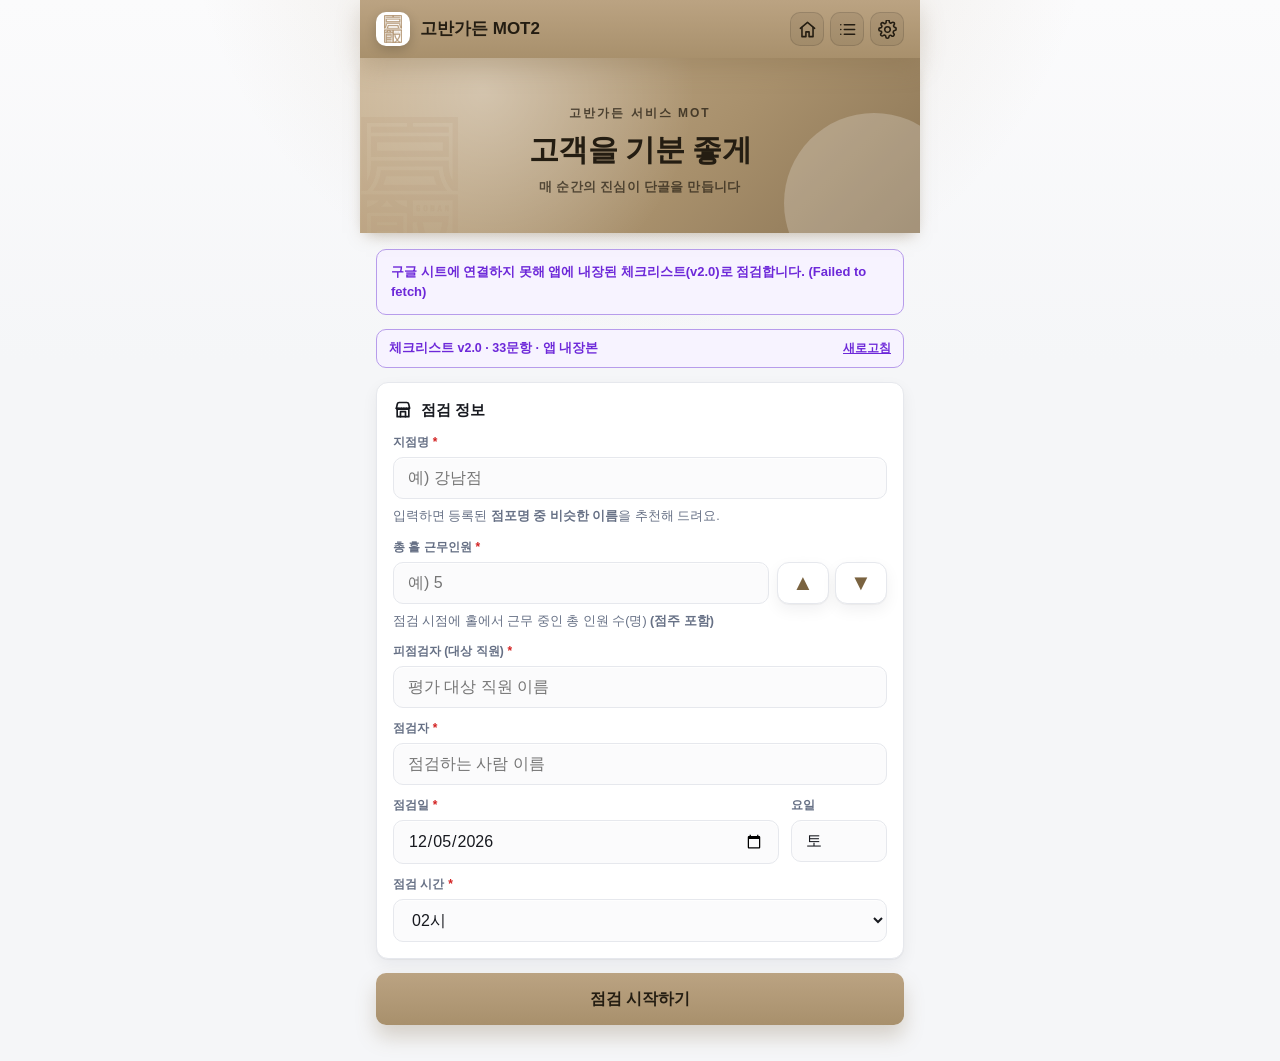
<file: index.html>
<!DOCTYPE html>
<html lang="ko">
<head>
<meta charset="UTF-8" />
<meta name="viewport" content="width=device-width, initial-scale=1.0, maximum-scale=1.0, user-scalable=no, viewport-fit=cover" />
<meta name="theme-color" content="#a8906c" />
<meta name="mobile-web-app-capable" content="yes" />
<meta name="apple-mobile-web-app-capable" content="yes" />
<meta name="apple-mobile-web-app-status-bar-style" content="default" />
<meta name="apple-mobile-web-app-title" content="고반가든 MOT2" />
<title>고반가든 MOT2</title>
<link rel="manifest" href="manifest.webmanifest" />
<link rel="icon" type="image/png" sizes="192x192" href="assets/app-icon-192.png" />
<link rel="apple-touch-icon" href="assets/apple-touch-icon.png" />
<!-- ?v= 는 브라우저 캐시를 갱신하기 위한 표시입니다.
     ⚠️ 코드를 고쳐 배포할 때마다 아래 모든 v 값을 새 버전으로 함께 바꿔 주세요.
        (바꾸지 않으면 직원 휴대폰이 예전 파일을 계속 쓸 수 있습니다) -->
<link rel="stylesheet" href="css/app.css?v=2.0.3" />
</head>
<body>

<svg aria-hidden="true" style="position:absolute;width:0;height:0;overflow:hidden">
  <symbol id="i-home" viewBox="0 0 24 24"><path d="M3 10.5 12 3l9 7.5"/><path d="M5 9.5V21h5v-6h4v6h5V9.5"/></symbol>
  <symbol id="i-list" viewBox="0 0 24 24"><path d="M8 6h13M8 12h13M8 18h13"/><path d="M3.5 6h.01M3.5 12h.01M3.5 18h.01"/></symbol>
  <symbol id="i-settings" viewBox="0 0 24 24"><path d="M12 15.5a3.5 3.5 0 1 0 0-7 3.5 3.5 0 0 0 0 7Z"/><path d="M19.4 15a1.8 1.8 0 0 0 .36 1.98l.05.05a2 2 0 1 1-2.83 2.83l-.05-.05a1.8 1.8 0 0 0-1.98-.36 1.8 1.8 0 0 0-1.09 1.65V21a2 2 0 1 1-4 0v-.1a1.8 1.8 0 0 0-1.09-1.65 1.8 1.8 0 0 0-1.98.36l-.05.05a2 2 0 1 1-2.83-2.83l.05-.05A1.8 1.8 0 0 0 4.6 15a1.8 1.8 0 0 0-1.65-1.09H3a2 2 0 1 1 0-4h.1A1.8 1.8 0 0 0 4.75 8.8a1.8 1.8 0 0 0-.36-1.98l-.05-.05a2 2 0 1 1 2.83-2.83l.05.05a1.8 1.8 0 0 0 1.98.36A1.8 1.8 0 0 0 10.3 2.7V2a2 2 0 1 1 4 0v.1a1.8 1.8 0 0 0 1.09 1.65 1.8 1.8 0 0 0 1.98-.36l.05-.05a2 2 0 1 1 2.83 2.83l-.05.05a1.8 1.8 0 0 0-.36 1.98c.3.66.93 1.1 1.65 1.1H21a2 2 0 1 1 0 4h-.1A1.8 1.8 0 0 0 19.4 15Z"/></symbol>
  <symbol id="i-store" viewBox="0 0 24 24"><path d="M4 10h16l-1.2-5.2A2.3 2.3 0 0 0 16.6 3H7.4a2.3 2.3 0 0 0-2.2 1.8L4 10Z"/><path d="M5 10v10h14V10"/><path d="M9 20v-6h6v6"/><path d="M4 10c.5 1.4 2.5 1.4 3 0 .5 1.4 2.5 1.4 3 0 .5 1.4 2.5 1.4 3 0 .5 1.4 2.5 1.4 3 0 .5 1.4 2.5 1.4 3 0"/></symbol>
  <symbol id="i-shield" viewBox="0 0 24 24"><path d="M12 3 5 6v5.5c0 4.2 2.8 7.8 7 9.5 4.2-1.7 7-5.3 7-9.5V6l-7-3Z"/><path d="m9.5 12 1.8 1.8 3.7-4"/></symbol>
  <symbol id="i-result" viewBox="0 0 24 24"><path d="M4 19V5"/><path d="M8 17V9"/><path d="M12 17V7"/><path d="M16 17v-5"/><path d="M20 17v-3"/><path d="M3 19h18"/></symbol>
  <symbol id="i-send" viewBox="0 0 24 24"><path d="m22 2-7 20-4-9-9-4 20-7Z"/><path d="M22 2 11 13"/></symbol>
  <symbol id="i-download" viewBox="0 0 24 24"><path d="M12 3v12"/><path d="m7 10 5 5 5-5"/><path d="M5 21h14"/></symbol>
  <symbol id="i-note" viewBox="0 0 24 24"><path d="M6 3h9l3 3v15H6V3Z"/><path d="M14 3v4h4"/><path d="M8.5 12h7M8.5 16h5"/></symbol>
  <symbol id="i-alert" viewBox="0 0 24 24"><path d="M12 3 2.8 20h18.4L12 3Z"/><path d="M12 9v5"/><path d="M12 17.5h.01"/></symbol>
  <symbol id="i-refresh" viewBox="0 0 24 24"><path d="M20 11.5A8 8 0 1 1 17.7 6"/><path d="M20 3.5v5h-5"/></symbol>
  <symbol id="i-people" viewBox="0 0 24 24"><path d="M16 20v-1.5a4 4 0 0 0-4-4H6a4 4 0 0 0-4 4V20"/><path d="M9 10.5a3.5 3.5 0 1 0 0-7 3.5 3.5 0 0 0 0 7Z"/><path d="M22 20v-1.5a4 4 0 0 0-3-3.87"/><path d="M16 3.6a4 4 0 0 1 0 7.75"/></symbol>
</svg>

<div class="app">
  <div class="appbar" id="appbar">
    <button class="back" id="backBtn">‹</button>
    <div class="bar-brand">
      <img class="bar-logo" src="assets/garden-seal.png" alt="고반가든" />
      <h1 id="barTitle">고반가든 MOT2</h1>
    </div>
    <div class="app-actions" aria-label="상단 메뉴">
      <button class="icon-btn" data-go="home" title="홈"><span class="icon"><svg><use href="#i-home"></use></svg></span></button>
      <button class="icon-btn" data-go="history" title="점검 이력"><span class="icon"><svg><use href="#i-list"></use></svg></span></button>
      <button class="icon-btn" data-go="settings" title="설정"><span class="icon"><svg><use href="#i-settings"></use></svg></span></button>
    </div>
  </div>

  <!-- ================= 홈 ================= -->
  <section class="screen active" id="screen-home">
    <div class="inapp-warn" id="inappWarn" style="display:none;">
      <span class="ttl">⚠️ 메신저 안에서 열렸어요</span>
      카카오톡 등 메신저 인앱 브라우저에서는 <b>앱 설치가 안 되고, 앱이 제대로 동작하지 않을 수 있어요.</b>
      아래 버튼으로 <b>기본 브라우저(Chrome·Safari)</b>에서 열어주세요.
      <button class="btn" id="openExternalBtn">기본 브라우저로 열기</button>
      <div class="inapp-warn-ios" id="inappWarnIos" style="display:none;">아이폰은 화면 <b>오른쪽 아래(또는 위) 메뉴 → 'Safari로 열기'</b>를 눌러도 돼요.</div>
    </div>
    <div class="hero">
      <span class="hero-eyebrow">고반가든 서비스 MOT</span>
      <h2 class="hero-title">고객을 기분 좋게</h2>
      <p class="hero-sub">매 순간의 진심이 단골을 만듭니다</p>
    </div>

    <div id="homeNotice"></div>
    <div id="editBanner"></div>
    <div class="cl-badge" id="clBadge">체크리스트 불러오는 중…</div>

    <div class="card">
      <h2 class="card-title"><span class="icon"><svg><use href="#i-store"></use></svg></span>점검 정보</h2>
      <label class="field"><span>지점명 <i class="req">*</i></span>
        <input type="text" id="f-store" placeholder="예) 강남점" autocomplete="off" />
        <div id="storeSuggest" class="store-suggest" style="display:none;"></div>
        <div class="hint">입력하면 등록된 <b>점포명 중 비슷한 이름</b>을 추천해 드려요.</div></label>
      <label class="field"><span>총 홀 근무인원 <i class="req">*</i></span>
        <div class="num-row">
          <input type="number" id="f-staff" class="no-spin" min="0" max="99" inputmode="numeric" placeholder="예) 5" autocomplete="off" />
          <div class="num-step">
            <button type="button" class="num-btn" id="staffUp" aria-label="1 증가">▲</button>
            <button type="button" class="num-btn" id="staffDown" aria-label="1 감소">▼</button>
          </div>
        </div>
        <div class="hint">점검 시점에 홀에서 근무 중인 총 인원 수(명) <b>(점주 포함)</b></div></label>
      <label class="field"><span>피점검자 (대상 직원) <i class="req">*</i></span>
        <input type="text" id="f-target" placeholder="평가 대상 직원 이름" autocomplete="off" /></label>
      <label class="field"><span>점검자 <i class="req">*</i></span>
        <input type="text" id="f-inspector" placeholder="점검하는 사람 이름" autocomplete="off" /></label>
      <div class="btn-row" style="gap:12px;">
        <label class="field" style="flex:1;"><span>점검일 <i class="req">*</i></span>
          <input type="date" id="f-date" /></label>
        <label class="field" style="flex:0 0 96px;"><span>요일</span>
          <input type="text" id="f-weekday" readonly /></label>
      </div>
      <label class="field" style="margin-bottom:0;"><span>점검 시간 <i class="req">*</i></span>
        <select id="f-time"></select></label>
    </div>

    <button class="btn" id="startBtn">점검 시작하기</button>
    <p class="hint" id="resumeHint" style="display:none; text-align:center;"></p>
  </section>

  <!-- ================= 점검 ================= -->
  <section class="screen" id="screen-check">
    <div class="check-sticky">
      <div class="progress-wrap">
        <div class="progress-bar"><i id="progFill"></i></div>
        <div class="progress-meta"><span id="progText">0 / 0 항목</span><span id="progStore"></span></div>
      </div>
      <div class="stagenav" id="stagenav"></div>
    </div>
    <div id="itemList"></div>
    <div class="check-summary" id="checkSummary"></div>
    <button class="btn" id="toRulesBtn"><span class="icon"><svg><use href="#i-shield"></use></svg></span>절대 금지 10계명 점검 →</button>
    <p class="hint" style="text-align:center;">
      점검할 수 없었던 항목은 <b>해당없음</b>으로 표시하세요.
      <b>상황발생시</b> 문항은 그 상황이 실제로 있었을 때만 <b>발생함</b>으로 바꿔 판정하면 됩니다.</p>
  </section>

  <!-- ================= 10계명 ================= -->
  <section class="screen" id="screen-rules">
    <div class="card" style="background:var(--bad-bg); border-color:var(--bad);">
      <h2 style="margin:0;">🚫 절대 금지 행동 10계명</h2>
      <p class="hint" style="margin-top:6px;" id="ruleIntro">발생한 항목만 켜세요. 세부사항을 반드시 기록해 주세요.</p>
    </div>
    <div id="ruleList"></div>
    <label id="rulesAckRow" style="display:flex; align-items:center; gap:10px; padding:14px; margin-top:4px; background:var(--card); border:1px solid var(--line); border-radius:12px; cursor:pointer; font-weight:700;">
      <input type="checkbox" id="rulesAck" style="width:20px; height:20px; flex:none;" />
      <span>위 <b>10계명</b>을 모두 확인했습니다.</span>
    </label>
    <div class="check-summary" id="ruleSummary"></div>
    <div class="btn-row" style="margin-top:8px;">
      <button class="btn ghost" id="backToCheck">← 체크리스트</button>
      <button class="btn" id="toResultBtn" disabled><span class="icon"><svg><use href="#i-result"></use></svg></span>결과 보기 →</button>
    </div>
  </section>

  <!-- ================= 결과 ================= -->
  <section class="screen" id="screen-result">
    <div class="card score-card">
      <div class="score-num" id="r-score">0<small> / 100</small></div>
      <div class="grade" id="r-grade">-</div>
      <p class="cap-note" id="r-capnote" style="display:none;"></p>
      <div class="stat-row">
        <div class="stat"><b id="r-ok" style="color:var(--ok)">0</b><span>○ 이행</span></div>
        <div class="stat"><b id="r-tri" style="color:var(--warn)">0</b><span>△ 미흡</span></div>
        <div class="stat"><b id="r-x" style="color:var(--bad)">0</b><span>✕ 불이행</span></div>
        <div class="stat"><b id="r-na" style="color:var(--sub)">0</b><span>해당없음</span></div>
      </div>
      <div class="calc-line" id="r-calc"></div>
      <div class="rate-box" id="r-rate"></div>
      <div id="r-recheck"></div>
    </div>

    <div class="card">
      <h2 class="card-title"><span class="icon"><svg><use href="#i-people"></use></svg></span>개인 · 매장공통</h2>
      <div class="split-row" id="r-split"></div>
      <p class="hint" style="margin-bottom:0;">매장공통 항목은 홀 전체가 함께 만드는 장면입니다. 점수가 낮으면 개인 교육보다 <b>매장 운영 방식</b>을 먼저 살펴보세요.</p>
    </div>

    <div class="card">
      <h2 class="card-title"><span class="icon"><svg><use href="#i-result"></use></svg></span>단계별 점수</h2>
      <div id="r-stages"></div>
      <div id="r-penalty"></div>
    </div>

    <div class="card" id="r-deduct-card" style="display:none;">
      <h2 class="card-title"><span class="icon"><svg><use href="#i-alert"></use></svg></span>점수가 깎인 항목</h2>
      <ul class="bd-list" id="r-deducts"></ul>
    </div>

    <div class="card">
      <h2 class="card-title"><span class="icon"><svg><use href="#i-note"></use></svg></span>종합 코멘트</h2>
      <textarea id="r-comment" rows="3" placeholder="점검 총평, 개선 요청 사항 등을 적어 주세요"></textarea>
    </div>

    <button class="btn" id="sendBtn"><span class="icon"><svg><use href="#i-send"></use></svg></span>구글 시트로 결과 전송</button>
    <p class="hint" id="sendHint" style="text-align:center;"></p>
    <div class="result-actions">
      <button class="btn secondary" id="csvBtn"><span class="icon"><svg><use href="#i-download"></use></svg></span>CSV 저장</button>
      <button class="btn secondary" id="finishBtn"><span class="icon"><svg><use href="#i-home"></use></svg></span>저장하고 처음으로</button>
    </div>
  </section>

  <!-- ================= 이력 ================= -->
  <section class="screen" id="screen-history">
    <button class="btn secondary" id="onlineHistBtn" style="margin-bottom:12px;">🌐 온라인 점검이력 확인 (구글 시트)</button>
    <div id="onlineHistList" style="display:none;">
      <input type="text" id="onlineSearch" placeholder="🔍 매장명 검색" autocomplete="off" style="margin-bottom:10px;" />
      <div id="onlineHistItems"></div>
    </div>
    <div id="histList"></div>
  </section>

  <!-- ================= 설정 ================= -->
  <section class="screen" id="screen-settings">
    <div class="card">
      <h2 class="card-title"><span class="icon"><svg><use href="#i-home"></use></svg></span>스마트폰·PC에 설치</h2>
      <p class="hint" style="margin-top:0;">이 점검 앱을 <b>스마트폰이나 PC에 설치</b>하면 일반 앱처럼 아이콘으로 바로 실행할 수 있습니다.</p>
      <button class="btn" id="installBtn" style="margin-top:12px;"><span class="icon"><svg><use href="#i-home"></use></svg></span>설치하기</button>
      <div class="hint safe-note">
        🔒 <b>안심하고 설치하세요.</b> 이 앱은 별도의 프로그램을 내려받는 것이 아니라, <b>웹페이지를 아이콘처럼 등록</b>하는 방식입니다.
        스마트폰·PC에 접근하거나 개인정보를 수집하지 않으며, 점검 기록은 <b>이 기기와 회사 구글 시트에만</b> 저장됩니다.
        언제든 아이콘을 삭제하면 완전히 제거됩니다.
      </div>
      <div class="hint shortcut-guide" id="shortcutGuide">
        ⚠️ <b>카카오톡·메신저로 받은 링크</b>는 먼저 <b>Chrome / Safari로 열기</b> 후 진행하세요. (메신저 인앱 브라우저는 설치가 제한됩니다)<br>
        <b>iPhone Safari</b>: 공유 버튼 → 홈 화면에 추가<br>
        <b>Android Chrome</b>: 오른쪽 위 메뉴 → 앱 설치<br>
        <b>PC Chrome·Edge</b>: 주소창 오른쪽 <b>설치 아이콘</b>(⊕) 클릭<br>
        브라우저가 자동 설치를 지원하면 위의 <b>설치하기</b> 버튼으로 바로 설치할 수 있습니다.
      </div>
    </div>
    <div class="card">
      <h2 class="card-title"><span class="icon"><svg><use href="#i-note"></use></svg></span>점검 화면</h2>
      <label class="switch-row">
        <input type="checkbox" id="s-critFold" />
        <span><b>판정 기준을 접어 두기</b><br>
          <span class="hint" style="margin:0;">끄면 문항마다 이행·미흡·불이행 기준이 항상 펼쳐진 채로 보입니다. (기본: 펼침)</span></span>
      </label>
    </div>
    <div class="card">
      <h2 class="card-title"><span class="icon"><svg><use href="#i-list"></use></svg></span>체크리스트</h2>
      <div class="cl-badge" id="clBadge2" style="margin-bottom:12px;">-</div>
      <button class="btn secondary btn-sm" id="reloadClBtn"><span class="icon"><svg><use href="#i-refresh"></use></svg></span>구글 시트에서 다시 불러오기</button>
      <p class="hint">문항·배점·판정 기준은 모두 구글 시트에서 관리합니다. 시트를 고친 뒤 이 버튼을 누르면 즉시 반영됩니다.</p>
      <p class="hint" id="clSheetLink"></p>
    </div>
    <div class="card">
      <h2 class="card-title"><span class="icon"><svg><use href="#i-settings"></use></svg></span>구글 시트 연동</h2>
      <label class="field"><span>Apps Script 배포 URL</span>
        <input type="text" id="s-url" placeholder="https://script.google.com/macros/s/.../exec" autocomplete="off" /></label>
      <div class="btn-row">
        <button class="btn secondary btn-sm" id="saveUrlBtn">저장</button>
        <button class="btn secondary btn-sm" id="testUrlBtn">연결 확인</button>
      </div>
      <p class="hint" id="urlHint">결과 시트 <b>MOT_고반가든_점검결과_V2</b>에 붙인 Apps Script의 배포 주소(.../exec)를 입력하세요.</p>
      <p class="hint" id="resultSheetLink"></p>
    </div>
    <div class="card">
      <h2 class="card-title"><span class="icon"><svg><use href="#i-home"></use></svg></span>앱 정보</h2>
      <p class="hint" style="margin-top:0;">버전 <b id="s-version">-</b> · <button class="crit-toggle" id="openChangelog" style="margin:0;">변경 이력 보기</button></p>
      <button class="btn secondary btn-sm" id="updateAppBtn" style="margin-top:8px;"><span class="icon"><svg><use href="#i-refresh"></use></svg></span>앱 최신 버전 받기</button>
      <p class="hint">화면이 예전 그대로이거나 이상하게 보일 때 누르세요. 앱을 새로 내려받아 다시 시작합니다.</p>
      <button class="btn secondary btn-sm" id="clearCacheBtn" style="margin-top:12px;">저장된 체크리스트 사본 지우기</button>
      <p class="hint">문제가 생겼을 때만 사용하세요. 다음 실행 시 구글 시트에서 새로 받아옵니다.</p>
    </div>
  </section>

  <!-- ================= 변경 이력 ================= -->
  <section class="screen" id="screen-changelog">
    <div id="changelogList"></div>
  </section>
</div>

<div class="toast" id="toast"></div>

<script src="js/config.js?v=2.0.3"></script>
<script src="js/checklist-seed.js?v=2.0.3"></script>
<script src="js/storage.js?v=2.0.3"></script>
<script src="js/api.js?v=2.0.3"></script>
<script src="js/scoring.js?v=2.0.3"></script>
<script src="js/checklist-loader.js?v=2.0.3"></script>
<script src="js/app.js?v=2.0.3"></script>
</body>
</html>
</file>
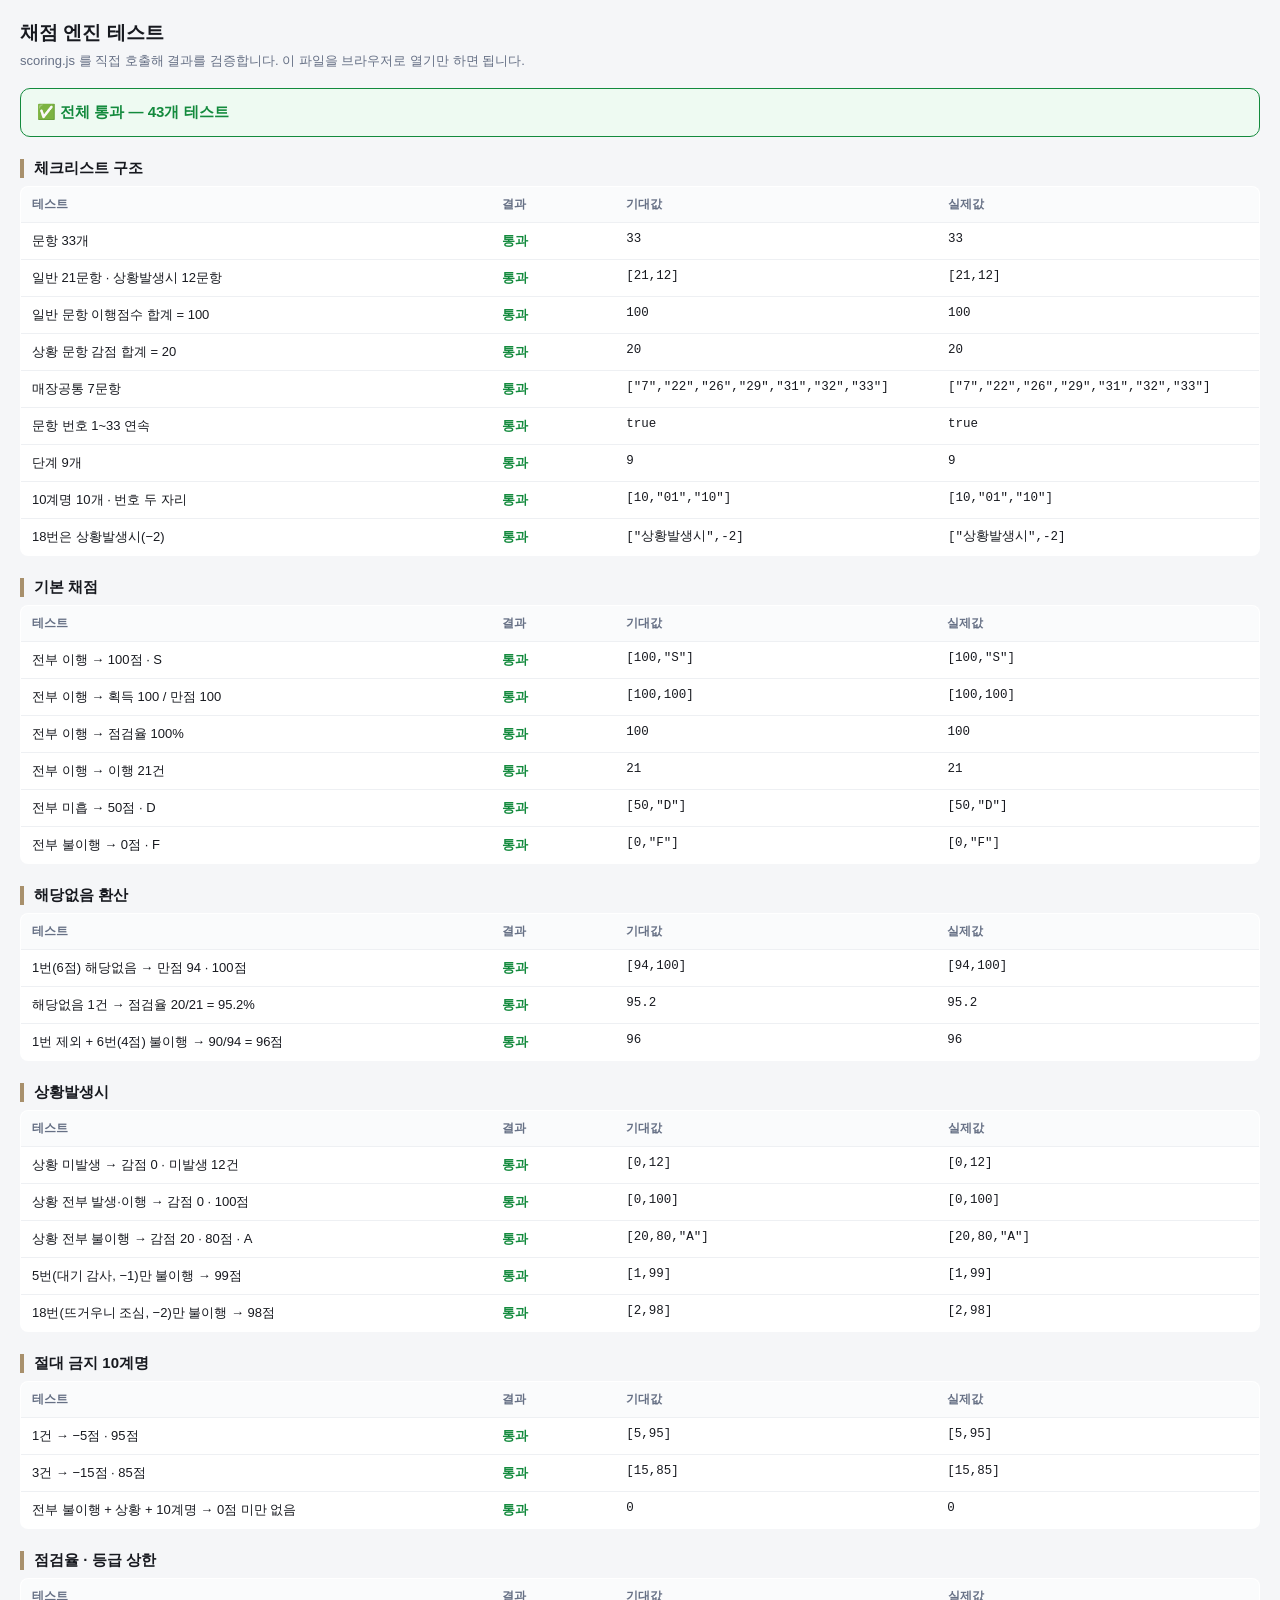
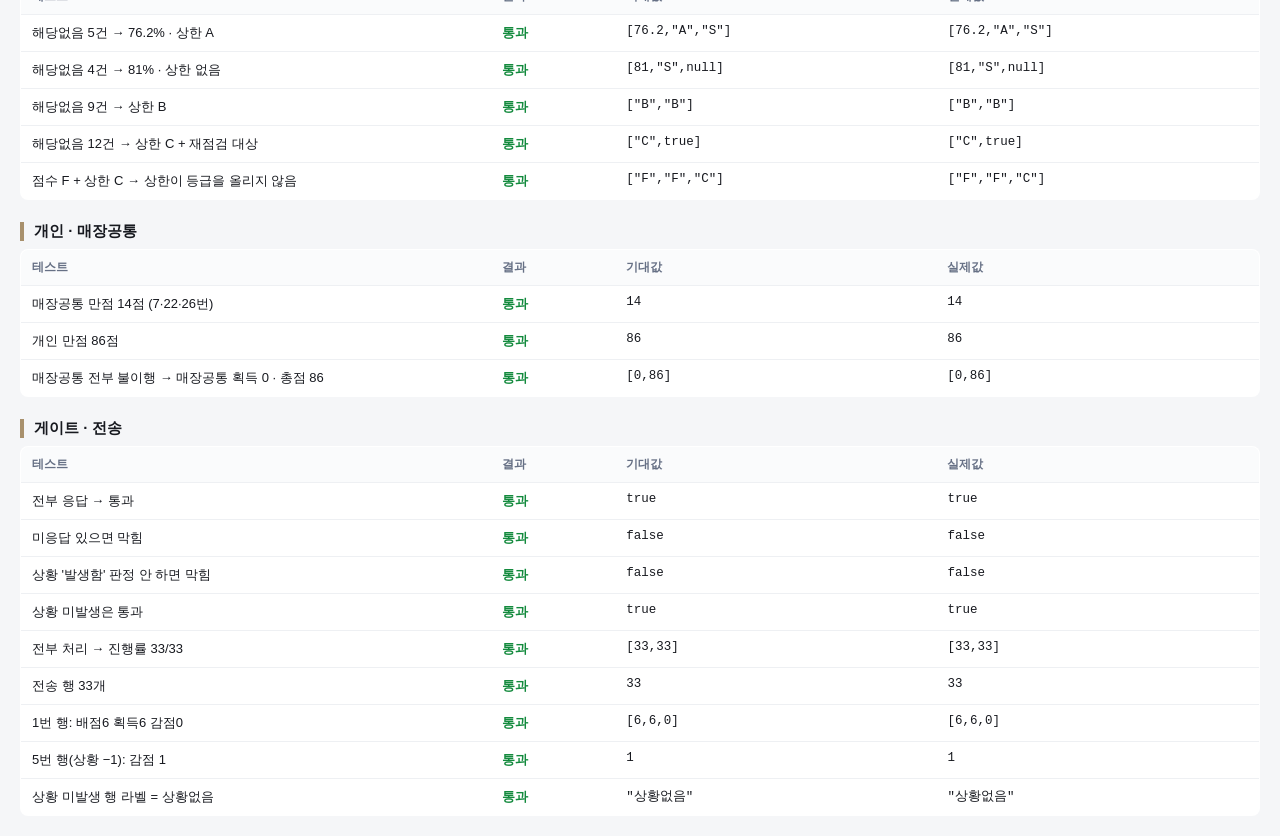
<file: test/scoring.test.html>
<!DOCTYPE html>
<html lang="ko">
<head>
<meta charset="UTF-8" />
<meta name="viewport" content="width=device-width, initial-scale=1" />
<title>채점 엔진 테스트 — 고반가든 MOT V2</title>
<style>
  body{font-family:-apple-system,"Malgun Gothic",sans-serif; margin:0; padding:20px; background:#f5f6f8; color:#17191f; font-size:14px;}
  h1{font-size:19px; margin:0 0 6px;} .sub{color:#667085; font-size:13px; margin:0 0 18px;}
  .sum{padding:14px 16px; border-radius:10px; font-weight:800; margin-bottom:16px; font-size:15px;}
  .sum.pass{background:#eefaf2; color:#138a3d; border:1px solid #138a3d;}
  .sum.fail{background:#fff0f0; color:#d32222; border:1px solid #d32222;}
  h2{font-size:15px; margin:22px 0 8px; padding-left:10px; border-left:4px solid #a8906c;}
  table{border-collapse:collapse; width:100%; background:#fff; border:1px solid #e6e8ed; border-radius:8px; overflow:hidden;}
  th,td{padding:9px 11px; text-align:left; border-bottom:1px solid #eef0f3; font-size:13px; vertical-align:top;}
  th{background:#fafbfc; font-size:12px; color:#667085;}
  tr:last-child td{border-bottom:none;}
  .ok{color:#138a3d; font-weight:800;} .ng{color:#d32222; font-weight:800;}
  td.exp,td.got{font-family:ui-monospace,Consolas,monospace; font-size:12.5px;}
  tr.bad{background:#fff7f7;}
</style>
</head>
<body>
<h1>채점 엔진 테스트</h1>
<p class="sub">scoring.js 를 직접 호출해 결과를 검증합니다. 이 파일을 브라우저로 열기만 하면 됩니다.</p>
<div class="sum" id="sum">실행 중…</div>
<div id="out"></div>

<script src="../js/config.js"></script>
<script src="../js/checklist-seed.js"></script>
<script src="../js/scoring.js"></script>
<script>
var CL = MOT.seed, S = MOT.scoring, CFG = MOT.config;
var groups = [], cur = null;
function group(t){ cur = {title:t, rows:[]}; groups.push(cur); }
function check(name, expected, actual){
  var exp = JSON.stringify(expected), got = JSON.stringify(actual);
  cur.rows.push({ name:name, pass: exp === got, exp:exp, got:got });
}
function answersAll(value){
  var a = {};
  CL.items.forEach(function(it){ if (!S.isSituational(it)) a[it.no] = { value:value }; });
  return a;
}
function situAll(value){
  var a = {};
  CL.items.forEach(function(it){ if (S.isSituational(it)) a[it.no] = { occurred:true, value:value }; });
  return a;
}
function merge(){
  var out = {};
  for (var i=0;i<arguments.length;i++) for (var k in arguments[i]) out[k] = arguments[i][k];
  return out;
}
function naCount(n){
  var a = answersAll("O"), c = 0;
  CL.items.forEach(function(it){ if (!S.isSituational(it) && c < n){ a[it.no] = { value:"N" }; c++; } });
  return a;
}
function run(answers, ruleState){ return S.compute(CL, answers, ruleState || {}, CFG); }

/* ---------- 체크리스트 구조 ---------- */
group("체크리스트 구조");
var normals = CL.items.filter(function(i){ return !S.isSituational(i); });
var situs   = CL.items.filter(S.isSituational);
check("문항 33개", 33, CL.items.length);
check("일반 21문항 · 상황발생시 12문항", [21, 12], [normals.length, situs.length]);
check("일반 문항 이행점수 합계 = 100", 100, normals.reduce(function(s,i){ return s+i.scoreO; }, 0));
check("상황 문항 감점 합계 = 20", 20, situs.reduce(function(s,i){ return s+Math.abs(i.scoreX); }, 0));
check("매장공통 7문항", ["7","22","26","29","31","32","33"],
      CL.items.filter(function(i){ return i.who === "매장공통"; }).map(function(i){ return i.no; }));
check("문항 번호 1~33 연속", true,
      CL.items.every(function(it, idx){ return it.no === String(idx+1); }));
check("단계 9개", 9, CL.stages.length);
check("10계명 10개 · 번호 두 자리", [10, "01", "10"],
      [CL.rules.length, CL.rules[0].no, CL.rules[9].no]);
check("18번은 상황발생시(−2)", ["상황발생시", -2],
      (function(){ var i = CL.items.find(function(x){return x.no==="18";}); return [i.kind, i.scoreX]; })());

/* ---------- 기본 채점 ---------- */
group("기본 채점");
var rAllOk = run(answersAll("O"));
check("전부 이행 → 100점 · S", [100,"S"], [rAllOk.score, rAllOk.grade]);
check("전부 이행 → 획득 100 / 만점 100", [100,100], [rAllOk.normalGot, rAllOk.normalMax]);
check("전부 이행 → 점검율 100%", 100, Math.round(rAllOk.inspectRate));
check("전부 이행 → 이행 21건", 21, rAllOk.ok);
check("전부 미흡 → 50점 · D", [50,"D"], (function(){ var r=run(answersAll("T")); return [r.score,r.grade]; })());
check("전부 불이행 → 0점 · F", [0,"F"], (function(){ var r=run(answersAll("X")); return [r.score,r.grade]; })());

/* ---------- 해당없음 환산 ---------- */
group("해당없음 환산");
var na1 = answersAll("O"); na1["1"] = { value:"N" };
var rNa = run(na1);
check("1번(6점) 해당없음 → 만점 94 · 100점", [94,100], [rNa.normalMax, rNa.score]);
check("해당없음 1건 → 점검율 20/21 = 95.2%", 95.2, Math.round(rNa.inspectRate*10)/10);
var naMix = answersAll("O"); naMix["1"] = { value:"N" }; naMix["6"] = { value:"X" };
check("1번 제외 + 6번(4점) 불이행 → 90/94 = 96점", 96, run(naMix).score);

/* ---------- 상황발생시 ---------- */
group("상황발생시");
check("상황 미발생 → 감점 0 · 미발생 12건", [0,12],
      (function(){ var r=run(answersAll("O")); return [r.situPenalty, r.situNotOccurred]; })());
check("상황 전부 발생·이행 → 감점 0 · 100점", [0,100],
      (function(){ var r=run(merge(answersAll("O"), situAll("O"))); return [r.situPenalty, r.score]; })());
check("상황 전부 불이행 → 감점 20 · 80점 · A", [20,80,"A"],
      (function(){ var r=run(merge(answersAll("O"), situAll("X"))); return [r.situPenalty, r.score, r.grade]; })());
var one = merge(answersAll("O"), {}); one["5"] = { occurred:true, value:"X" };
check("5번(대기 감사, −1)만 불이행 → 99점", [1,99],
      (function(){ var r=run(one); return [r.situPenalty, r.score]; })());
var two = merge(answersAll("O"), {}); two["18"] = { occurred:true, value:"X" };
check("18번(뜨거우니 조심, −2)만 불이행 → 98점", [2,98],
      (function(){ var r=run(two); return [r.situPenalty, r.score]; })());

/* ---------- 10계명 ---------- */
group("절대 금지 10계명");
check("1건 → −5점 · 95점", [5,95],
      (function(){ var r=run(answersAll("O"), {"01":{occurred:true}}); return [r.rulePenalty, r.score]; })());
check("3건 → −15점 · 85점", [15,85],
      (function(){ var r=run(answersAll("O"), {"01":{occurred:true},"07":{occurred:true},"10":{occurred:true}});
                   return [r.rulePenalty, r.score]; })());
check("전부 불이행 + 상황 + 10계명 → 0점 미만 없음", 0,
      run(merge(answersAll("X"), situAll("X")), {"01":{occurred:true},"02":{occurred:true}}).score);

/* ---------- 점검율 · 등급 상한 (분모 21) ---------- */
group("점검율 · 등급 상한");
check("해당없음 5건 → 76.2% · 상한 A", [76.2,"A","S"],
      (function(){ var r=run(naCount(5)); return [Math.round(r.inspectRate*10)/10, r.grade, r.gradeBeforeCap]; })());
check("해당없음 4건 → 81% · 상한 없음", [81,"S",null],
      (function(){ var r=run(naCount(4)); return [Math.round(r.inspectRate*10)/10, r.grade, r.gradeCap]; })());
check("해당없음 9건 → 상한 B", ["B","B"],
      (function(){ var r=run(naCount(9)); return [r.grade, r.gradeCap]; })());
check("해당없음 12건 → 상한 C + 재점검 대상", ["C",true],
      (function(){ var r=run(naCount(12)); return [r.grade, r.needsRecheck]; })());
var lowCapped = naCount(12);
CL.items.forEach(function(it){ if (!S.isSituational(it) && lowCapped[it.no].value !== "N") lowCapped[it.no] = { value:"X" }; });
check("점수 F + 상한 C → 상한이 등급을 올리지 않음", ["F","F","C"],
      (function(){ var r=run(lowCapped); return [r.grade, r.gradeBeforeCap, r.gradeCap]; })());

/* ---------- 개인 · 매장공통 ---------- */
group("개인 · 매장공통");
check("매장공통 만점 14점 (7·22·26번)", 14, rAllOk.commonMax);
check("개인 만점 86점", 86, rAllOk.personalMax);
var common0 = answersAll("O"); ["7","22","26"].forEach(function(n){ common0[n] = { value:"X" }; });
check("매장공통 전부 불이행 → 매장공통 획득 0 · 총점 86", [0,86],
      (function(){ var r=run(common0); return [r.commonGot, r.score]; })());

/* ---------- 게이트 · 전송 행 ---------- */
group("게이트 · 전송");
check("전부 응답 → 통과", true, S.validate(CL, answersAll("O")).ok);
check("미응답 있으면 막힘", false, S.validate(CL, {"1":{value:"O"}}).ok);
check("상황 '발생함' 판정 안 하면 막힘", false,
      S.validate(CL, merge(answersAll("O"), {"4":{occurred:true}})).ok);
check("상황 미발생은 통과", true, S.validate(CL, answersAll("O")).ok);
check("전부 처리 → 진행률 33/33", [33,33],
      (function(){ var p = S.progress(CL, answersAll("O")); return [p.done,p.total]; })());
var rows = S.itemRows(CL, merge(answersAll("O"), situAll("X")));
check("전송 행 33개", 33, rows.length);
check("1번 행: 배점6 획득6 감점0", [6,6,0],
      (function(){ var r = rows.find(function(x){return x.no==="1";}); return [r.max,r.got,r.penalty]; })());
check("5번 행(상황 −1): 감점 1", 1, rows.find(function(x){ return x.no==="5"; }).penalty);
check("상황 미발생 행 라벨 = 상황없음", "상황없음",
      S.itemRows(CL, answersAll("O")).find(function(x){ return x.no==="4"; }).label);

/* ---------- 출력 ---------- */
var all = groups.reduce(function(a,g){ return a.concat(g.rows); }, []);
var pass = all.filter(function(r){ return r.pass; }).length;
var sum = document.getElementById("sum");
sum.className = "sum " + (pass === all.length ? "pass" : "fail");
sum.textContent = pass === all.length
  ? "✅ 전체 통과 — " + all.length + "개 테스트"
  : "❌ 실패 " + (all.length - pass) + "건 / 전체 " + all.length + "개";
document.getElementById("out").innerHTML = groups.map(function(g){
  return '<h2>'+g.title+'</h2><table><thead><tr><th style="width:38%">테스트</th><th style="width:10%">결과</th><th>기대값</th><th>실제값</th></tr></thead><tbody>'
    + g.rows.map(function(r){
        return '<tr class="'+(r.pass?"":"bad")+'"><td>'+r.name+'</td>'
          + '<td class="'+(r.pass?"ok":"ng")+'">'+(r.pass?"통과":"실패")+'</td>'
          + '<td class="exp">'+r.exp+'</td><td class="got">'+r.got+'</td></tr>';
      }).join("") + '</tbody></table>';
}).join("");
</script>
</body>
</html>
</file>
<file: css/app.css>
/* ============================================================
   고반가든 MOT 점검 V2 — 스타일

   [색 사용 규칙]
   · 노란 브랜드 배경 위의 글씨는 항상 var(--on-brand) — 진한 갈색
   · 흰 배경 위에서 브랜드색으로 강조할 때는 var(--brand-ink) — 진한 노랑
     (브랜드 베이지를 흰 바탕에 글자색으로 쓰면 대비가 부족해 읽히지 않습니다)
   · 상황발생시는 보라 축 — 브랜드 베이지와 헷갈리지 않게 분리했습니다
   ============================================================ */

:root{
  --bg:#f5f6f8; --card:#ffffff; --ink:#17191f; --sub:#667085; --line:#e6e8ed;
  --brand:#a8906c; --brand-d:#8a7454; --brand-soft:#f3ece0; --on-brand:#241d12; --brand-ink:#7a6340;
  --ok:#138a3d; --ok-bg:#eefaf2; --warn:#c46a00; --warn-bg:#fff6e7; --bad:#d32222; --bad-bg:#fff0f0;
  --gold:#b7791f; --gold-bg:#fff8e6; --nav:#fdfdfd;
  --situ:#6d28d9; --situ-bg:#f7f3ff; --situ-line:#b79ceb;      /* 상황발생시 (보라) */
  --common:#1d63b0; --common-bg:#eaf2fd;                        /* 매장공통 */
  --shadow:0 12px 30px rgba(20,24,32,.08),0 1px 2px rgba(20,24,32,.05);
  --shadow-sm:0 6px 16px rgba(20,24,32,.06),0 1px 1px rgba(20,24,32,.04);
  --radius:12px; --radius-sm:8px;
}
@media (prefers-color-scheme: dark){
  :root{ --bg:#14161b; --card:#20242c; --ink:#f3f4f6; --sub:#a5adba; --line:#343944;
    --brand:#c9ae86; --brand-d:#a98f68; --brand-soft:#332b22; --on-brand:#1a150f; --brand-ink:#d9c19c;
    --ok:#55d782; --ok-bg:#173423; --warn:#f5b642; --warn-bg:#392a13; --bad:#ff7474; --bad-bg:#3c1b1b;
    --gold:#f0c35c; --gold-bg:#352b13; --nav:#1b1e25;
    --situ:#c4b5fd; --situ-bg:#241b3d; --situ-line:#5b4a8a;
    --common:#7fb2f0; --common-bg:#182a41; }
}

*{box-sizing:border-box; -webkit-tap-highlight-color:transparent;}
html,body{margin:0;padding:0;}
body{
  font-family:-apple-system,BlinkMacSystemFont,"Apple SD Gothic Neo","Malgun Gothic","맑은 고딕",Roboto,"Noto Sans KR",sans-serif;
  background:
    radial-gradient(circle at 50% -12%, rgba(168,144,108,.22), transparent 34%),
    linear-gradient(180deg,#fbfbfc 0%,var(--bg) 34%,var(--bg) 100%);
  color:var(--ink); line-height:1.5; -webkit-font-smoothing:antialiased; font-size:16px;
  padding-bottom:env(safe-area-inset-bottom);
  /* 한글은 어절 단위로 줄바꿈 — 낱글자가 쪼개지지 않게 */
  word-break:keep-all; overflow-wrap:break-word;
}
.app{max-width:560px; margin:0 auto; min-height:100vh; position:relative;
  background:linear-gradient(180deg,rgba(255,255,255,.55),rgba(255,255,255,0) 260px);}

/* ---------- 상단바 ---------- */
.appbar{
  position:sticky; top:0; z-index:50; color:var(--on-brand);
  padding:calc(env(safe-area-inset-top) + 12px) 16px 12px; display:flex; align-items:center; gap:10px;
  background:linear-gradient(180deg,#bba382,var(--brand)); box-shadow:0 10px 24px rgba(122,99,64,.26);
}
/* 홈 화면에서는 자리까지 비워 제목이 잘리지 않게 합니다 (visibility 대신 display) */
.appbar .back{width:32px; height:32px; font-size:26px; background:rgba(0,0,0,.06); border:1px solid rgba(0,0,0,.12);
  border-radius:9px; color:var(--on-brand); padding:0; cursor:pointer; line-height:1; display:none;}
.appbar.has-back .back{display:block;}
.bar-brand{display:flex; align-items:center; gap:10px; min-width:0; flex:1;}
.bar-logo{width:34px; height:34px; border-radius:10px; background:#fff; padding:3px; object-fit:contain; box-shadow:0 4px 12px rgba(0,0,0,.18);}
.appbar h1{font-size:17px; font-weight:800; margin:0; flex:1; overflow:hidden; text-overflow:ellipsis; white-space:nowrap;}
.app-actions{display:flex; align-items:center; gap:6px; flex:0 0 auto;}
.icon-btn{width:34px; height:34px; display:inline-flex; align-items:center; justify-content:center; color:var(--on-brand);
  background:rgba(0,0,0,.06); border:1px solid rgba(0,0,0,.12); border-radius:10px; cursor:pointer; padding:0; font-family:inherit;}
.icon-btn .icon{width:19px; height:19px;}
.icon-btn:active{transform:scale(.96);}

.screen{display:none; padding:16px 16px 36px; animation:fade .18s ease;}
.screen.active{display:block;}
@keyframes fade{from{opacity:0; transform:translateY(4px);} to{opacity:1; transform:none;}}

/* ---------- 공통 요소 ---------- */
.card{background:var(--card); border:1px solid var(--line); border-radius:var(--radius); padding:16px; margin-bottom:14px; box-shadow:var(--shadow-sm);}
.card h2{font-size:15px; margin:0 0 12px;}
.card-title{display:flex; align-items:center; gap:8px;}
.icon{display:inline-flex; width:20px; height:20px; align-items:center; justify-content:center; color:currentColor; flex:0 0 auto;}
.icon svg{display:block; width:100%; height:100%; stroke:currentColor; fill:none; stroke-width:2; stroke-linecap:round; stroke-linejoin:round;}

/* 히어로 — 사진 대신 브랜드 노랑 그라데이션 + 김치옥 마크 워터마크 */
.hero{position:relative; overflow:hidden; margin:-16px -16px 16px; padding:42px 22px 36px; text-align:center; color:var(--on-brand);
  background:
    radial-gradient(circle at 22% 18%, rgba(255,255,255,.34), transparent 46%),
    linear-gradient(135deg,#c9b291 0%, var(--brand) 60%, #8a7454 100%);
  box-shadow:0 6px 16px -6px rgba(122,99,64,.5);}
.hero::before{content:""; position:absolute; left:-26px; bottom:-34px; width:150px; height:150px;
  background:url("../assets/garden-seal.png") center/contain no-repeat; opacity:.16; pointer-events:none;}
.hero::after{content:""; position:absolute; right:-44px; bottom:-60px; width:180px; height:180px; border-radius:50%; background:rgba(255,255,255,.22);}
.hero-eyebrow{position:relative; display:inline-block; font-size:12px; font-weight:800; letter-spacing:2px; opacity:.75; margin:0 0 10px;}
.hero-title{position:relative; margin:0; font-size:30px; font-weight:900; letter-spacing:-.5px; line-height:1.2;}
.hero-sub{position:relative; margin:10px 0 0; font-size:12.5px; opacity:.7; letter-spacing:.3px; font-weight:600;}

label.field{display:block; margin-bottom:11px;}
label.field:last-child{margin-bottom:0;}
.field > span{display:block; font-size:12px; color:var(--sub); margin-bottom:6px; font-weight:800;}
input[type=text], input[type=date], input[type=number], textarea, select{
  width:100%; padding:11px 14px; border:1px solid var(--line); border-radius:10px;
  background:#fbfbfc; color:var(--ink); font-size:16px; font-family:inherit; box-shadow:inset 0 1px 0 rgba(255,255,255,.7);}
textarea{resize:vertical; min-height:60px;}
input:focus,textarea:focus,select:focus{outline:2px solid rgba(168,144,108,.40); border-color:var(--brand); background:#fff;}
.req{color:var(--bad);}
.hint{font-size:12.5px; color:var(--sub); margin-top:8px; line-height:1.55;}

.chips{display:flex; flex-wrap:wrap; gap:8px;}
.chip{padding:9px 13px; border:1px solid var(--line); border-radius:10px; background:#fbfbfc; color:var(--ink);
  font-size:14px; font-weight:700; cursor:pointer; user-select:none; transition:.12s; text-align:center;}
.chip.on{background:linear-gradient(180deg,#bba382,var(--brand)); border-color:var(--brand); color:var(--on-brand); font-weight:800; box-shadow:0 7px 14px rgba(122,99,64,.26);}
.radio-row{display:flex; gap:10px;}
.radio-row .chip{flex:1;}

.btn{display:flex; align-items:center; justify-content:center; gap:8px; width:100%; padding:16px; border:none; border-radius:10px;
  background:linear-gradient(180deg,#bba382,var(--brand)); color:var(--on-brand); font-size:16px; font-weight:850; cursor:pointer;
  font-family:inherit; transition:.12s; box-shadow:0 12px 20px rgba(122,99,64,.26);
  white-space:nowrap; line-height:1.25;}
.btn:active{transform:scale(.985);}
.btn.secondary{background:var(--card); color:var(--ink); border:1px solid var(--line); box-shadow:var(--shadow-sm);}
.btn.ghost{background:#fff; color:var(--brand-ink); border:1px solid rgba(122,99,64,.45); box-shadow:none;}
.btn:disabled{opacity:.5; cursor:not-allowed;}
.btn-row{display:flex; gap:10px;}
.btn-row .btn{margin:0; min-width:0;}
/* 결과 화면 하단 버튼 — 글자가 길어 좁은 화면에서 잘리지 않도록 세로로 쌓습니다 */
.result-actions{display:flex; flex-direction:column; gap:10px; margin-top:10px;}
.btn-sm{padding:10px 12px; font-size:13.5px; border-radius:9px; box-shadow:none;}

.num-row{display:flex; gap:8px; align-items:stretch;}
.num-row input{flex:1;}
input[type=number].no-spin{-moz-appearance:textfield;}
input[type=number].no-spin::-webkit-outer-spin-button,input[type=number].no-spin::-webkit-inner-spin-button{-webkit-appearance:none; margin:0;}
.num-step{display:flex; gap:6px; flex:0 0 auto;}
.num-btn{width:52px; border:1px solid var(--line); border-radius:12px; background:var(--card); color:var(--brand-ink); font-size:22px;
  font-weight:900; line-height:1; cursor:pointer; font-family:inherit; display:flex; align-items:center; justify-content:center; user-select:none; box-shadow:var(--shadow-sm);}
.num-btn:active{background:var(--brand); color:var(--on-brand); border-color:var(--brand);}

/* ---------- 체크리스트 상태 배너 ---------- */
.cl-badge{display:flex; align-items:center; gap:8px; justify-content:center; margin:0 0 14px; padding:9px 12px;
  border-radius:10px; font-size:12.5px; font-weight:700; border:1px solid var(--line); background:var(--card); color:var(--sub);}
.cl-badge.ok{border-color:rgba(19,138,61,.28); background:var(--ok-bg); color:var(--ok);}
.cl-badge.warn{border-color:var(--situ-line); background:var(--situ-bg); color:var(--situ);}
.cl-badge.error{border-color:var(--bad); background:var(--bad-bg); color:var(--bad);}
.cl-badge button{margin-left:auto; flex:0 0 auto; background:none; border:none; color:inherit; font:inherit; font-size:12px;
  font-weight:800; text-decoration:underline; cursor:pointer; padding:0;}
.notice{margin:0 0 14px; padding:12px 14px; border-radius:10px; font-size:13px; line-height:1.55; font-weight:600; border:1px solid var(--line); background:var(--card);}
.notice.info{border-color:rgba(29,99,176,.3); background:var(--common-bg); color:var(--common);}
.notice.warn{border-color:var(--situ-line); background:var(--situ-bg); color:var(--situ);}
.notice.error{border-color:var(--bad); background:var(--bad-bg); color:var(--bad);}
.notice .btn{margin-top:10px; padding:10px; font-size:13.5px;}
.edit-banner{margin:0 0 14px; padding:12px 14px; border-radius:10px; font-size:13px; line-height:1.55;
  border:1px solid var(--brand); background:var(--brand-soft); color:var(--brand-ink); font-weight:700;}
@media (prefers-color-scheme: dark){ .edit-banner{color:var(--brand-ink);} }

/* ---------- 진행바 · 단계 이동 ---------- */
.check-sticky{position:sticky; top:var(--appbar-h, 52px); z-index:30; background:rgba(245,246,248,.94);
  backdrop-filter:blur(14px); margin:0 -16px; padding:10px 16px 6px; box-shadow:0 8px 18px -14px rgba(0,0,0,.3);}
.progress-wrap{margin:0 0 10px;}
.progress-bar{height:10px; background:#e9ebef; border-radius:999px; overflow:hidden;}
.progress-bar > i{display:block; height:100%; background:linear-gradient(90deg,var(--brand),#ef6a35); width:0; transition:width .25s;}
.progress-meta{display:flex; justify-content:space-between; font-size:12px; color:var(--sub); margin-top:6px;}
.stagenav{display:flex; gap:7px; overflow-x:auto; padding:2px 0 10px; -webkit-overflow-scrolling:touch;}
.stagenav::-webkit-scrollbar{display:none;}
.stagenav .snav{flex:0 0 auto; padding:8px 12px; border-radius:999px; background:var(--card); border:1px solid var(--line);
  font-size:13px; font-weight:800; color:var(--sub); cursor:pointer; white-space:nowrap; box-shadow:0 3px 8px rgba(20,24,32,.04);}
.stagenav .snav.done{border-color:rgba(19,138,61,.25); background:var(--ok-bg); color:var(--ok);}
.stage-head{display:flex; align-items:center; gap:8px; margin:22px 2px 10px; font-size:15px; font-weight:900;}
.stage-head .stcount{font-size:12px; font-weight:600; color:var(--sub);}
.stage-head:first-of-type{margin-top:4px;}

/* ---------- 문항 카드 ---------- */
.item{background:var(--card); border:1px solid var(--line); border-radius:12px; padding:14px; margin-bottom:10px; box-shadow:var(--shadow-sm);}
.item.answered{border-color:rgba(19,138,61,.24); box-shadow:0 0 0 1px rgba(19,138,61,.08),var(--shadow-sm);}
.item.flag-T{border-color:rgba(196,106,0,.32);}
.item.flag-X{border-color:rgba(211,34,34,.35);}
.item.flag-N{border-color:var(--line); opacity:.62;}
.item-top{display:flex; gap:8px; align-items:flex-start; margin-bottom:10px; flex-wrap:wrap;}
.item-no{font-size:12px; font-weight:900; color:var(--on-brand); background:linear-gradient(180deg,#bba382,var(--brand)); border-radius:8px;
  padding:3px 7px; flex:0 0 auto; min-width:30px; text-align:center;}
.item-text{font-size:14.5px; line-height:1.55; flex:1 1 100%; font-weight:650; order:3;}
.tag{font-size:10px; font-weight:800; padding:3px 7px; border-radius:6px; flex:0 0 auto; letter-spacing:.3px;}
.tag-common{background:var(--common-bg); color:var(--common);}
.tag-situ{background:var(--situ-bg); color:var(--situ); border:1px solid var(--situ-line);}

/* 상황발생시 문항 */
.item.situ{background:var(--situ-bg); border-left:4px solid var(--situ-line);}
.item.situ .item-no{background:linear-gradient(180deg,#8b5cf6,var(--situ));}
.item.situ.occurred{background:var(--card);}
.occur-row{display:flex; gap:8px; margin-bottom:10px;}
.occur{flex:1; padding:11px 6px; border:1px solid var(--line); border-radius:10px; background:#fff; color:var(--sub);
  font-size:13.5px; font-weight:800; cursor:pointer; font-family:inherit; transition:.1s;}
.occur.on{background:var(--situ); border-color:var(--situ); color:#fff; box-shadow:0 4px 10px rgba(109,40,217,.22);}
.occur.on.off-state{background:var(--ink); border-color:var(--ink); color:var(--bg); box-shadow:none;}
.situ-guide{font-size:12px; color:var(--situ); font-weight:700; margin:0 0 8px;}

/* 판정 버튼 */
.ans-row{display:flex; gap:8px;}
.ans{flex:1; min-height:64px; padding:10px 4px; border:1px solid var(--line); border-radius:10px; background:#fff; color:var(--ink);
  font-size:14px; font-weight:800; cursor:pointer; text-align:center; transition:.1s; font-family:inherit;}
.ans .sym{font-size:23px; display:block; line-height:1.08;}
.ans .lbl{font-size:11px; font-weight:600; color:var(--sub); display:block;}
.ans .pt{font-size:10.5px; font-weight:800; color:var(--sub); display:block; margin-top:1px;}
.ans.sel-O{background:var(--ok-bg); border-color:var(--ok); color:var(--ok);}
.ans.sel-T{background:var(--warn-bg); border-color:var(--warn); color:var(--warn);}
.ans.sel-X{background:var(--bad-bg); border-color:var(--bad); color:var(--bad);}
.ans.sel-O .lbl,.ans.sel-T .lbl,.ans.sel-X .lbl,.ans.sel-O .pt,.ans.sel-T .pt,.ans.sel-X .pt{color:inherit;}
.ans:disabled{opacity:.4; cursor:not-allowed;}
.na-btn{margin-top:8px; width:100%; padding:9px; border:1px dashed var(--line); border-radius:10px; background:#fff; color:var(--sub);
  font-size:12.5px; font-weight:800; cursor:pointer; font-family:inherit;}
.na-btn.on{background:var(--ink); color:var(--bg); border-style:solid; border-color:var(--ink);}

/* 판정 기준 아코디언 */
.switch-row{display:flex; align-items:flex-start; gap:11px; cursor:pointer; font-size:14px; line-height:1.5;}
.switch-row input{width:22px; height:22px; flex:0 0 auto; margin:1px 0 0; accent-color:var(--brand);}

.crit-toggle{margin-top:10px; font-size:12.5px; color:var(--brand-ink); background:none; border:none; padding:4px 0; cursor:pointer;
  font-weight:700; display:inline-flex; align-items:center; gap:5px; font-family:inherit;}
.crit-box{display:none; margin-top:8px; border:1px solid var(--line); border-radius:10px; overflow:hidden;}
.crit-box.open{display:block;}
.crit-row{display:flex; gap:8px; padding:9px 11px; font-size:12.5px; line-height:1.5; border-top:1px solid var(--line); background:var(--bg);}
.crit-row:first-child{border-top:none;}
.crit-row b{flex:0 0 62px; font-weight:800;}
.crit-row.o b{color:var(--ok);} .crit-row.t b{color:var(--warn);} .crit-row.x b{color:var(--bad);}
.crit-row span{flex:1; color:var(--ink);}

.note-toggle{margin-top:6px; font-size:12.5px; color:var(--brand-ink); background:none; border:none; padding:4px 0; cursor:pointer;
  font-weight:700; display:inline-flex; align-items:center; gap:5px; font-family:inherit;}
.note-toggle .icon{width:16px; height:16px;}
.note-box{margin-top:8px; display:none;}
.note-box.open{display:block;}
.item-foot{display:flex; gap:14px; align-items:center; flex-wrap:wrap;}

/* ---------- 10계명 ---------- */
.rule{background:var(--card); border:1px solid var(--line); border-radius:12px; padding:14px; margin-bottom:10px; box-shadow:var(--shadow-sm);}
.rule.on{border-color:var(--bad); background:var(--bad-bg);}
.rule-head{display:flex; align-items:center; gap:10px;}
.rule-no{font-size:12px; font-weight:800; color:#fff; background:var(--bad); border-radius:8px; padding:4px 8px;}
.rule-key{font-weight:800; font-size:15px;}
.rule-desc{font-size:13px; color:var(--sub); margin-top:6px;}
.switch{margin-left:auto; flex:0 0 auto; width:52px; height:30px; border-radius:99px; background:var(--line); position:relative; cursor:pointer; transition:.15s;}
.switch > i{position:absolute; top:3px; left:3px; width:24px; height:24px; border-radius:50%; background:#fff; transition:.15s; box-shadow:0 1px 3px rgba(0,0,0,.3);}
.switch.on{background:var(--bad);}
.switch.on > i{left:25px;}

/* ---------- 결과 ---------- */
.score-card{text-align:center; padding:26px 16px; position:relative; overflow:hidden;}
.score-card:after{content:""; position:absolute; right:-42px; bottom:-58px; width:170px; height:170px;
  background:url("../assets/garden-seal.png") center/contain no-repeat; opacity:.045; pointer-events:none;}
.score-num{font-size:64px; font-weight:950; line-height:1; color:var(--brand-ink);}
.score-num small{font-size:22px; font-weight:700; color:var(--sub);}
.grade{display:inline-block; margin-top:10px; padding:6px 18px; border-radius:99px; font-size:18px; font-weight:900; letter-spacing:1px;}
.grade-S{background:var(--ok-bg); color:var(--ok);} .grade-A{background:var(--common-bg); color:var(--common);}
.grade-B{background:var(--gold-bg); color:var(--gold);} .grade-C{background:var(--warn-bg); color:var(--warn);}
.grade-D{background:var(--bad-bg); color:var(--bad);} .grade-F{background:var(--bad); color:#fff;}
.stat-row{display:flex; gap:8px; margin-top:18px;}
.stat{flex:1; background:#fbfbfc; border:1px solid var(--line); border-radius:10px; padding:10px 6px;}
.stat b{display:block; font-size:20px;} .stat span{font-size:11px; color:var(--sub);}
.calc-line{margin:14px 0 0; padding:12px; border:1px dashed var(--line); border-radius:10px; background:var(--bg);
  font-size:12.5px; color:var(--sub); line-height:1.7; text-align:left;}
.calc-line b{color:var(--ink);}
.calc-line .minus{color:var(--bad);}
.rate-box{margin-top:16px; padding-top:14px; border-top:1px solid var(--line);}
.rate-line{display:flex; align-items:baseline; justify-content:center; gap:10px;}
.rate-label{font-size:13px; font-weight:800; color:var(--sub);}
.rate-value{font-size:21px; font-weight:900; color:var(--ink); line-height:1;}
.rate-sub{margin-top:6px; font-size:12px; color:var(--sub); line-height:1.5;}
.cap-note{margin:9px 0 0; font-size:12.5px; font-weight:800; color:var(--warn); line-height:1.5;}
.recheck-warn{margin-top:12px; padding:10px 12px; border:1px solid var(--bad); background:var(--bad-bg); color:var(--bad);
  border-radius:10px; font-size:13px; font-weight:800; line-height:1.5;}

.split-row{display:flex; gap:10px;}
.split{flex:1; border:1px solid var(--line); border-radius:10px; padding:12px; background:#fbfbfc;}
.split .sp-label{font-size:11.5px; font-weight:800; color:var(--sub); display:flex; align-items:center; gap:6px;}
.split .sp-val{font-size:19px; font-weight:900; margin-top:5px;}
.split .sp-val small{font-size:12px; color:var(--sub); font-weight:700;}
.split.common .sp-label{color:var(--common);}

.stage-score{display:flex; align-items:center; gap:10px; padding:10px 0; border-bottom:1px solid var(--line); font-size:14px;}
.stage-score:last-child{border-bottom:none;}
.stage-score .st-name{flex:0 0 88px; font-weight:700;}
.stage-score .st-bar{flex:1; height:8px; background:#e9ebef; border-radius:99px; overflow:hidden;}
.stage-score .st-bar i{display:block; height:100%; background:linear-gradient(90deg,var(--ok),#5ac47f); width:0;}
.stage-score .st-bar.low i{background:linear-gradient(90deg,var(--bad),#ef6a35);}
.stage-score .st-bar.mid i{background:linear-gradient(90deg,var(--warn),#f0b352);}
.stage-score .st-val{flex:0 0 auto; font-size:13px; font-weight:800; min-width:64px; text-align:right;}
.stage-score .st-val.na{color:var(--sub); font-weight:600;}
.stage-score .st-val.pen{color:var(--situ);}
.stage-score .st-pen{flex:0 0 auto; font-size:12px; font-weight:800; color:var(--situ);}

.pen-block{margin-top:12px; padding:12px 14px; border:1px solid var(--situ-line); background:var(--situ-bg); border-radius:10px;}
.pen-block .pb-title{font-size:13px; font-weight:800; color:var(--situ); display:flex; justify-content:space-between; gap:10px;}
.pen-block ul{margin:8px 0 0; padding-left:18px;}
.pen-block li{font-size:12.5px; line-height:1.55; margin:4px 0;}
.rule-block{margin-top:10px; padding:12px 14px; border:1px solid var(--bad); background:var(--bad-bg); border-radius:10px;}
.rule-block .pb-title{font-size:13px; font-weight:800; color:var(--bad); display:flex; justify-content:space-between; gap:10px;}
.rule-block ul{margin:8px 0 0; padding-left:18px;}
.rule-block li{font-size:12.5px; line-height:1.55; margin:4px 0;}

.bd-list{margin:0; padding:0; list-style:none;}
.bd-item{display:flex; gap:10px; padding:11px 0; border-bottom:1px solid var(--line); font-size:13.5px; align-items:flex-start;}
.bd-item:last-child{border-bottom:none;}
.bd-flag{flex:0 0 auto; font-size:11px; font-weight:800; padding:3px 7px; border-radius:6px; white-space:nowrap;}
.bd-flag.T{background:var(--warn-bg); color:var(--warn);} .bd-flag.X{background:var(--bad-bg); color:var(--bad);}
.bd-flag.R{background:var(--bad); color:#fff;} .bd-flag.S{background:var(--situ-bg); color:var(--situ); border:1px solid var(--situ-line);}

/* ---------- 이력 ---------- */
.hist{background:var(--card); border:1px solid var(--line); border-radius:12px; padding:14px; margin-bottom:10px; box-shadow:var(--shadow-sm);}
.hist-top{display:flex; justify-content:space-between; align-items:center; margin-bottom:4px; gap:8px;}
.hist-store{font-weight:800; font-size:15px;}
.hist-meta{font-size:12px; color:var(--sub);}
.hist-score-row{display:flex; align-items:center; gap:12px; margin-top:11px; flex-wrap:wrap;}
.hist-score{margin:0; padding:5px 14px; font-size:14.5px; letter-spacing:0;}
/* 이력 카드 버튼 — 화면 폭에 맞춰 자동으로 줄을 나누고, 버튼 안 글자는 쪼개지 않음 */
.hist-actions{display:grid; grid-template-columns:repeat(auto-fit,minmax(104px,1fr)); gap:8px; margin-top:11px;}
.hist-actions .btn{padding:11px 8px; font-size:13.5px; border-radius:9px; box-shadow:none; gap:5px;}
.hist-actions .btn .icon{width:16px; height:16px;}
.badge{font-size:11px; font-weight:700; padding:3px 8px; border-radius:99px;}
.badge.sent{background:var(--ok-bg); color:var(--ok);} .badge.unsent{background:var(--warn-bg); color:var(--warn);}
.badge.brand{background:var(--brand-soft); color:var(--brand-ink);}
/* 목록이 비었을 때 안내 — 이름이 흔해 다른 요소에 잘못 적용되지 않도록 empty-state 로 씁니다 */
.empty-state{text-align:center; color:var(--sub); padding:50px 20px; font-size:14px;}
.empty-state .big{font-size:40px; margin-bottom:10px; display:flex; justify-content:center;}
.empty-state .big .icon{width:42px; height:42px;}

.store-suggest{margin-top:6px; border:1px solid var(--line); border-radius:10px; overflow:hidden; background:var(--card); box-shadow:var(--shadow-sm);}
.store-suggest .ss-item{padding:12px 14px; font-size:14.5px; font-weight:700; color:var(--ink); cursor:pointer; border-top:1px solid var(--line);
  display:flex; justify-content:space-between; align-items:center; gap:8px;}
.store-suggest .ss-item:first-child{border-top:none;}
.store-suggest .ss-item:active,.store-suggest .ss-item:hover{background:var(--bg);}
.store-suggest .ss-sim{font-size:11px; font-weight:800; color:var(--sub); flex:0 0 auto;}

/* 설치 안내 · 메신저 인앱 브라우저 경고 */
.safe-note{margin-top:12px; padding:12px; border-radius:10px; background:var(--ok-bg); border:1px solid var(--ok); color:var(--ink);}
.shortcut-guide{margin-top:12px; padding:12px; border-radius:10px; background:var(--bg); border:1px solid var(--line); line-height:1.7;}
.inapp-warn{background:var(--bad-bg); border:1px solid var(--bad); border-radius:14px; padding:14px 16px; margin-bottom:14px;
  font-size:13px; line-height:1.55; color:var(--ink); box-shadow:var(--shadow);}
.inapp-warn .ttl{color:var(--bad); font-weight:800; font-size:14px; display:block; margin-bottom:4px;}
.inapp-warn .btn{background:var(--bad); color:#fff; margin-top:10px; box-shadow:none;}
.inapp-warn-ios{margin-top:10px; font-size:12px; color:var(--sub);}

.check-summary{font-size:13px; color:var(--sub); text-align:center; margin:12px 0 10px;}
.toast{position:fixed; left:50%; bottom:90px; transform:translateX(-50%) translateY(20px); background:var(--ink); color:var(--bg);
  padding:13px 20px; border-radius:12px; font-size:14px; font-weight:700; opacity:0; pointer-events:none; transition:.25s; z-index:100;
  max-width:90%; text-align:center; box-shadow:0 4px 16px rgba(0,0,0,.3);}
.toast.show{opacity:1; transform:translateX(-50%) translateY(0);}

/* 변경 이력 */
.cl-card{background:var(--card); border:1px solid var(--line); border-radius:12px; padding:14px 16px; margin-bottom:12px; box-shadow:var(--shadow-sm);}
.cl-card.cur-ver{border-color:var(--brand);}
.cl-ver{display:flex; align-items:center; gap:8px; margin-bottom:8px; flex-wrap:wrap;}
.cl-ver b{font-size:16px; color:var(--brand-ink);}
.cl-ver .date{font-size:12px; color:var(--sub);}
.cl-ver .cur{font-size:10px; font-weight:800; background:var(--brand); color:var(--on-brand); padding:2px 8px; border-radius:99px;}
.cl-card ul{margin:0; padding-left:18px;}
.cl-card li{font-size:13.5px; margin:5px 0; line-height:1.5;}

@media (max-width:380px){
  /* 좁은 화면에서 앱 제목이 잘리지 않도록 상단바를 조금 촘촘하게 */
  .appbar{padding-left:12px; padding-right:12px; gap:8px;}
  .appbar h1{font-size:16px;}
  .bar-logo{width:30px; height:30px;}
  .icon-btn{width:31px; height:31px;}
  .app-actions{gap:4px;}
  .screen{padding-left:12px; padding-right:12px;}
  .hero{margin-left:-12px; margin-right:-12px;}
  .ans{min-height:60px;}
  .stage-score .st-name{flex-basis:70px;}
}
@media (max-width:560px){
  .screen{padding-top:12px;}
  .hero{padding:34px 18px 28px;}
  .hero-title{font-size:26px;}
  label.field{margin-bottom:8px;}
  input[type=text], input[type=date], input[type=number], textarea, select{padding:10px 12px;}
  .btn{padding:14px;}
}
@media (prefers-color-scheme: dark){
  body{background:linear-gradient(180deg,#181b22 0%,var(--bg) 36%,var(--bg) 100%);}
  .app{background:linear-gradient(180deg,rgba(255,255,255,.03),rgba(255,255,255,0) 260px);}
  input[type=text], input[type=date], input[type=number], textarea, select,
  .chip, .ans, .stat, .occur, .split{background:#181b22; color:var(--ink);}
  input:focus,textarea:focus,select:focus{background:#1f232b;}
  .check-sticky{background:rgba(20,22,27,.94);}
  .btn.ghost{background:#20242c;}
  .progress-bar,.stage-score .st-bar{background:#2c313b;}
}
</file>
